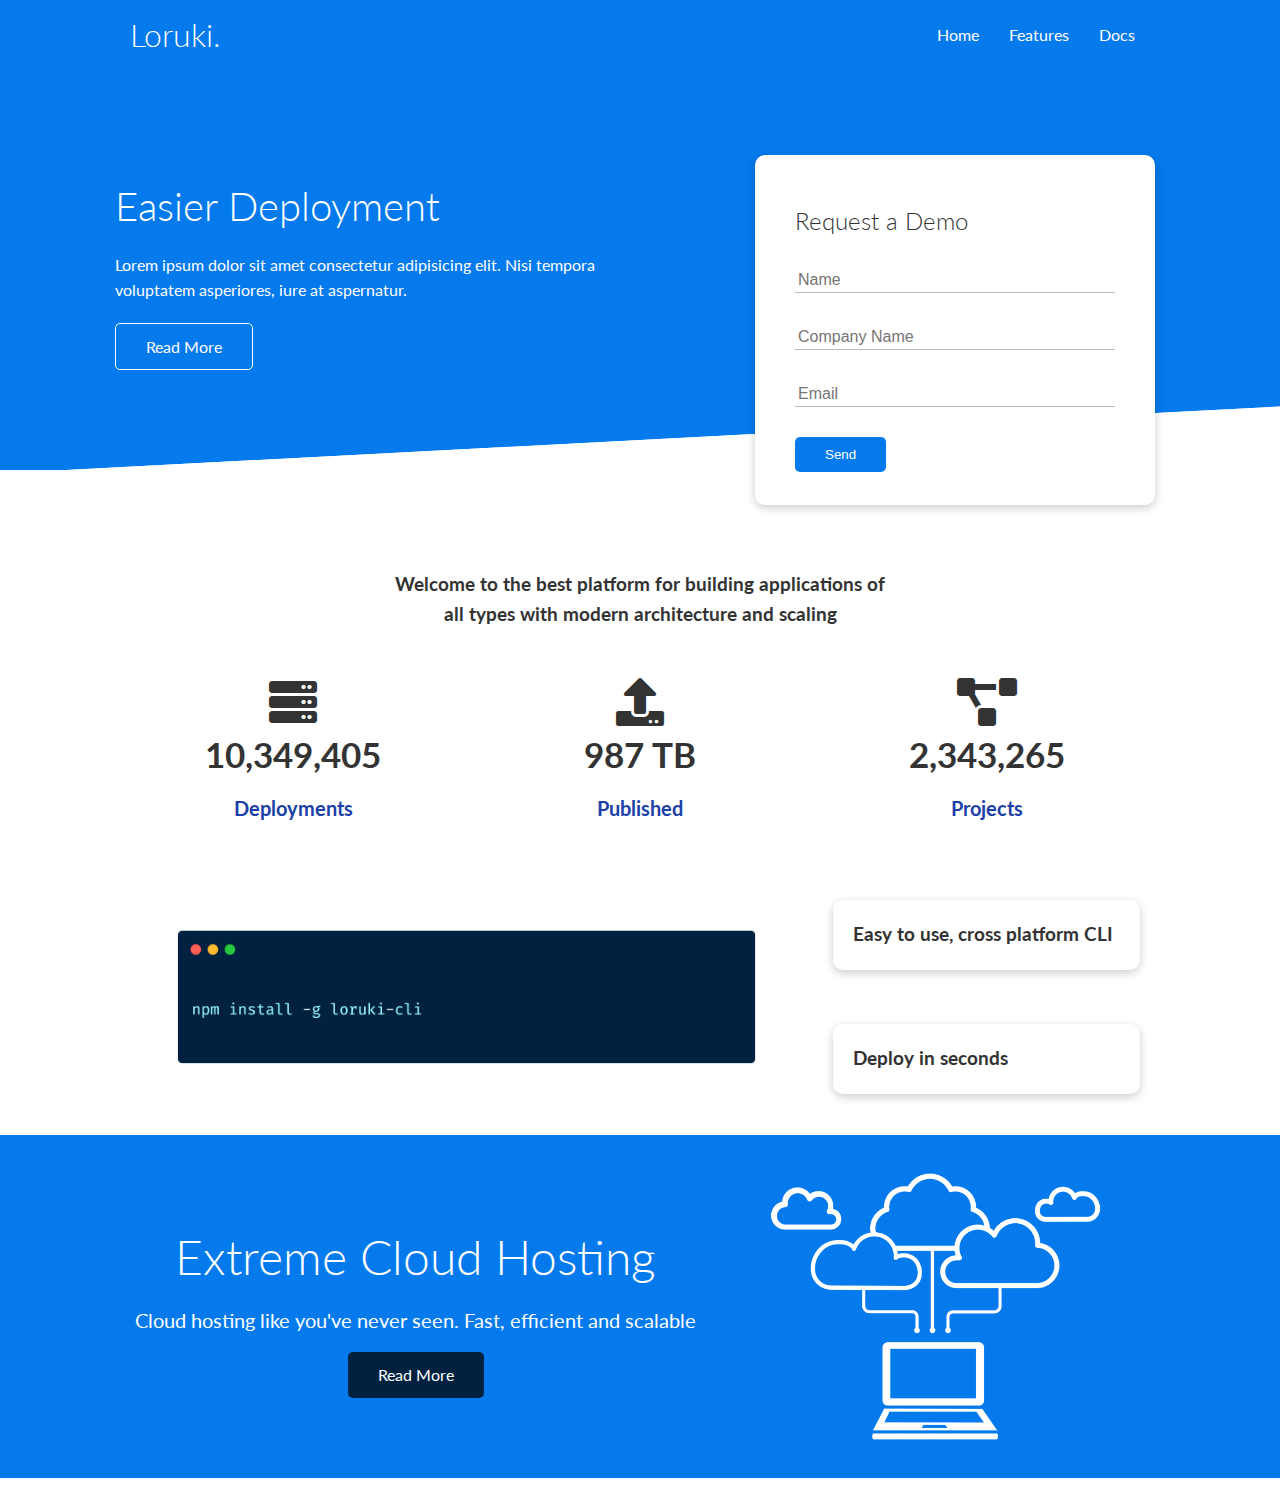
<file: index.html>
<!DOCTYPE html>
<html lang="en">
  <head>
    <meta charset="UTF-8" />
    <meta http-equiv="X-UA-Compatible" content="IE=edge" />
    <meta name="viewport" content="width=device-width, initial-scale=1.0" />
    <link
      rel="stylesheet"
      href="https://cdnjs.cloudflare.com/ajax/libs/font-awesome/5.15.4/css/all.min.css"
      integrity="sha512-1ycn6IcaQQ40/MKBW2W4Rhis/DbILU74C1vSrLJxCq57o941Ym01SwNsOMqvEBFlcgUa6xLiPY/NS5R+E6ztJQ=="
      crossorigin="anonymous"
      referrerpolicy="no-referrer"
    />
    <link rel="stylesheet" href="css/utilities.css" />
    <link rel="stylesheet" href="css/style.css" />
    <title>Loruki</title>
  </head>
  <body>
    <!-- Navbar -->
    <div class="navbar">
      <div class="container flex">
        <h1 class="logo">Loruki.</h1>
        <nav>
          <ul>
            <li><a href="index.html">Home</a></li>
            <li><a href="features.html">Features</a></li>
            <li><a href="docs.html">Docs</a></li>
          </ul>
        </nav>
      </div>
    </div>
    <!-- Showcase -->
    <section class="showcase">
      <div class="container grid">
        <div class="showcase-text">
          <h1>Easier Deployment</h1>
          <p>
            Lorem ipsum dolor sit amet consectetur adipisicing elit. Nisi
            tempora voluptatem asperiores, iure at aspernatur.
          </p>
          <a href="features.html" class="btn btn-outline"> Read More </a>
        </div>

        <div class="showcase-form card">
          <h2>Request a Demo</h2>
          <form>
            <div class="form-control">
              <input type="text" name="name" placeholder="Name" required />
            </div>
            <div class="form-control">
              <input
                type="text"
                name="company"
                placeholder="Company Name"
                required
              />
            </div>
            <div class="form-control">
              <input type="email" name="email" placeholder="Email" required />
            </div>
            <input type="submit" value="Send" class="btn btn-primary" />
          </form>
        </div>
      </div>
    </section>
    <!-- stats -->
    <section class="stats">
      <div class="container">
        <h3 class="stats-heading text-center margin-y-1">
          Welcome to the best platform for building applications of all types
          with modern architecture and scaling
        </h3>

        <div class="grid grid-3 text-center margin-y-4">
          <div>
            <i class="fas fa-server fa-3x"></i>
            <h3>10,349,405</h3>
            <p class="text-secondary">Deployments</p>
          </div>
          <div>
            <i class="fas fa-upload fa-3x"></i>
            <h3>987 TB</h3>
            <p class="text-secondary">Published</p>
          </div>
          <div>
            <i class="fas fa-project-diagram fa-3x"></i>
            <h3>2,343,265</h3>
            <p class="text-secondary">Projects</p>
          </div>
        </div>
      </div>
    </section>

    <!-- Cli -->
    <section class="cli">
      <div class="container grid">
        <img src="images/cli.png" alt="Cli section image" />
        <div class="card">
          <h3>Easy to use, cross platform CLI</h3>
        </div>
        <div class="card">
          <h3>Deploy in seconds</h3>
        </div>
      </div>
    </section>

    <!-- Clound -->
    <section class="cloud bg-primary margin-y-2 padding-y-2">
      <div class="container grid">
        <div class="text-center">
          <h2 class="lg">Extreme Cloud Hosting</h2>
          <p class="lead margin-y-1">
            Cloud hosting like you've never seen. Fast, efficient and scalable
          </p>
          <a href="featres.html" class="btn btn-dark">Read More</a>
        </div>
        <img src="images/cloud.png" alt="Cloud Image Section" />
      </div>
    </section>
  </body>
</html>
</file>
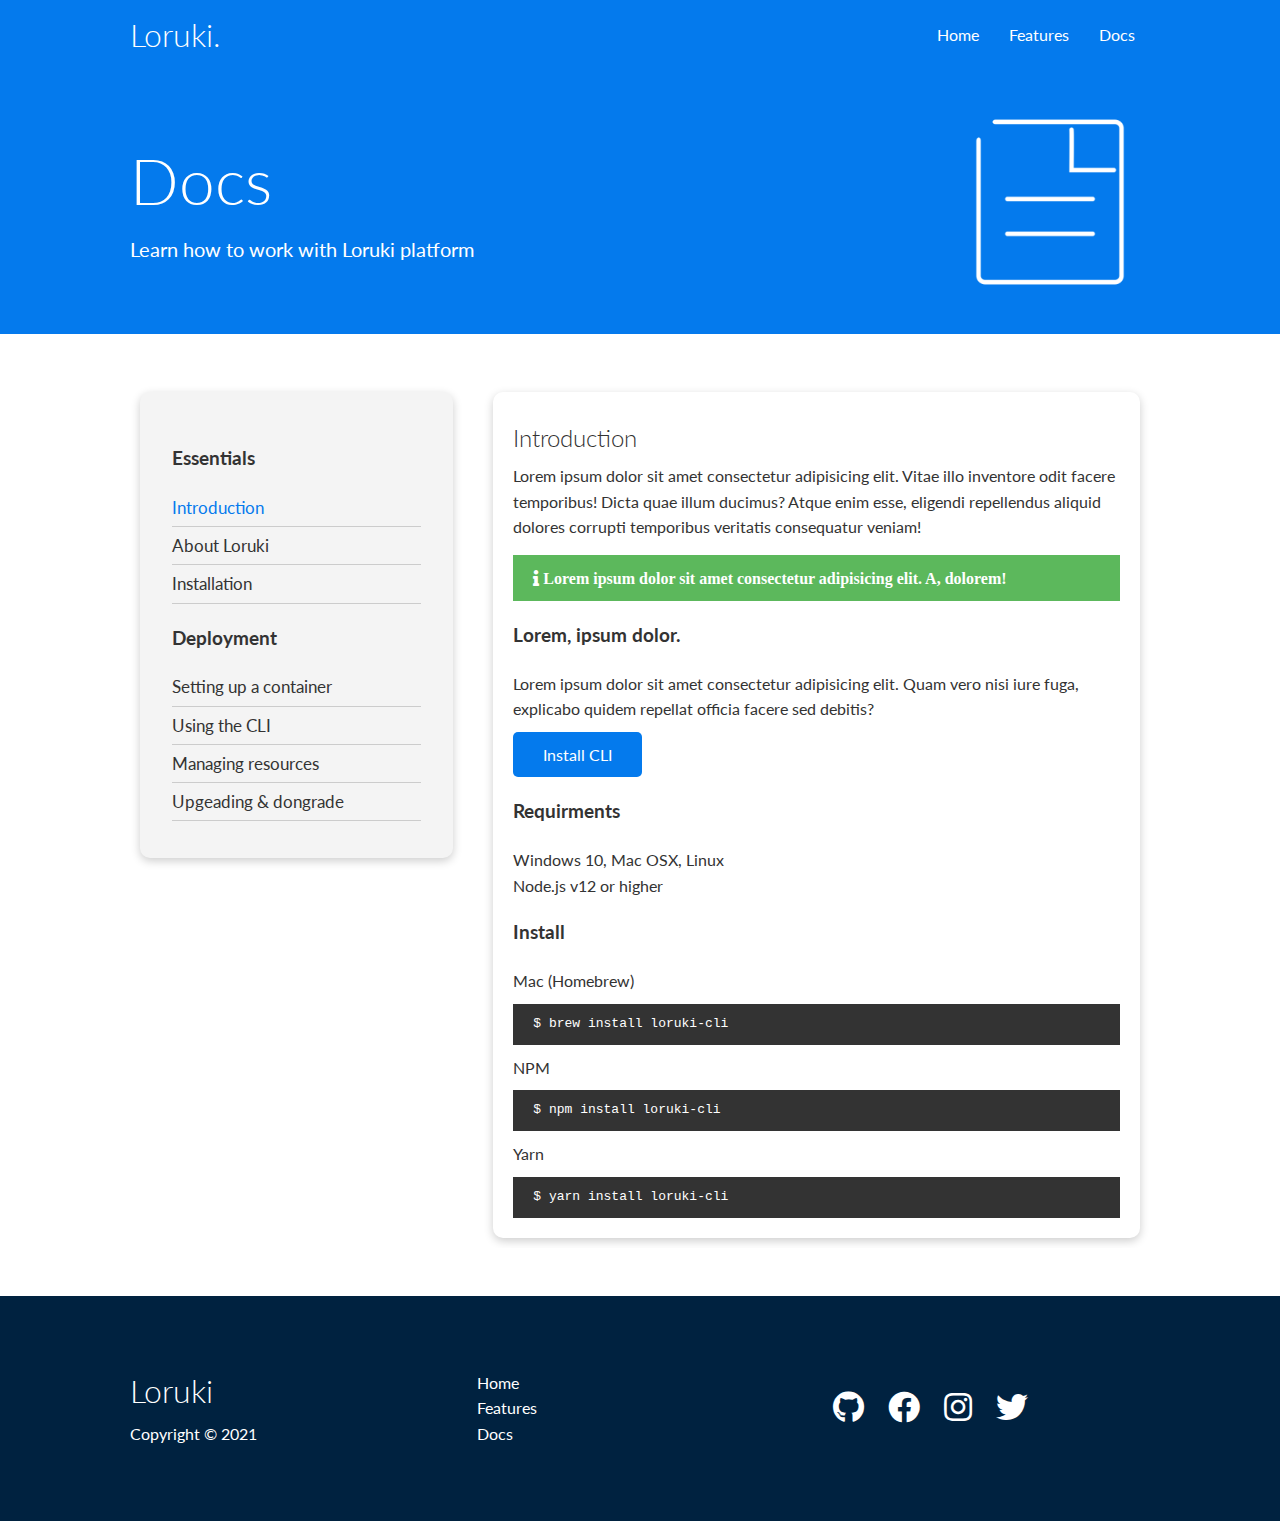
<file: docs.html>
<!DOCTYPE html>
<html lang="en">
  <head>
    <meta charset="UTF-8" />
    <meta http-equiv="X-UA-Compatible" content="IE=edge" />
    <meta name="viewport" content="width=device-width, initial-scale=1.0" />
    <link
      rel="stylesheet"
      href="https://cdnjs.cloudflare.com/ajax/libs/font-awesome/5.15.4/css/all.min.css"
      integrity="sha512-1ycn6IcaQQ40/MKBW2W4Rhis/DbILU74C1vSrLJxCq57o941Ym01SwNsOMqvEBFlcgUa6xLiPY/NS5R+E6ztJQ=="
      crossorigin="anonymous"
      referrerpolicy="no-referrer"
    />
    <link rel="stylesheet" href="css/utilities.css" />
    <link rel="stylesheet" href="css/style.css" />
    <title>Loruki</title>
  </head>
  <body>
    <!-- Navbar -->
    <div class="navbar">
      <div class="container flex">
        <h1 class="logo">Loruki.</h1>
        <nav>
          <ul>
            <li><a href="index.html">Home</a></li>
            <li><a href="features.html">Features</a></li>
            <li><a href="docs.html">Docs</a></li>
          </ul>
        </nav>
      </div>
    </div>

    <!-- Head -->
    <section class="docs-head bg-primary padding-y-3">
      <div class="container grid">
        <div>
          <h1 class="xl">Docs</h1>
          <p class="lead">Learn how to work with Loruki platform</p>
        </div>
        <img src="images/docs.png" alt="Server Seciton Image" />
      </div>
    </section>

    <!-- Docs Main -->
    <section class="docs-main margin-y-4">
      <div class="container grid">
        <div class="card bg-light padding-3">
          <h3 class="margin-y-2">Essentials</h3>
          <nav>
            <ul>
              <li><a href="#" class="text-primary">Introduction</a></li>
              <li><a href="#">About Loruki</a></li>
              <li><a href="#">Installation</a></li>
            </ul>
          </nav>

          <h3 class="margin-y-2">Deployment</h3>
          <nav>
            <ul>
              <li><a href="#">Setting up a container</a></li>
              <li><a href="#">Using the CLI</a></li>
              <li><a href="#">Managing resources</a></li>
              <li><a href="#">Upgeading & dongrade</a></li>
            </ul>
          </nav>
        </div>
        <div class="card">
          <h2>Introduction</h2>
          <p>
            Lorem ipsum dolor sit amet consectetur adipisicing elit. Vitae illo
            inventore odit facere temporibus! Dicta quae illum ducimus? Atque
            enim esse, eligendi repellendus aliquid dolores corrupti temporibus
            veritatis consequatur veniam!
          </p>
          <div class="alert alert-success">
            <i class="fas fa-info">
              Lorem ipsum dolor sit amet consectetur adipisicing elit. A,
              dolorem!
            </i>
          </div>
          <h3>Lorem, ipsum dolor.</h3>
          <p>
            Lorem ipsum dolor sit amet consectetur adipisicing elit. Quam vero
            nisi iure fuga, explicabo quidem repellat officia facere sed
            debitis?
          </p>
          <a href="#" class="btn btn primary">Install CLI</a>

          <h3>Requirments</h3>
          <ul>
            <li>Windows 10, Mac OSX, Linux</li>
            <li>Node.js v12 or higher</li>
          </ul>

          <h3>Install</h3>
          <p>Mac (Homebrew)</p>
          <pre><code>$ brew install loruki-cli</code></pre>

          <p>NPM</p>
          <pre><code>$ npm install loruki-cli</code></pre>

          <p>Yarn</p>
          <pre><code>$ yarn install loruki-cli</code></pre>
        </div>
      </div>
    </section>

    <!-- Footer -->
    <footer class="footer bg-dark padding-y-5">
      <div class="container grid grid-3">
        <div>
          <h1>Loruki</h1>
          <p>Copyright &copy; 2021</p>
        </div>

        <nav>
          <ul>
            <li><a href="index.html">Home</a></li>
            <li><a href="features.html">Features</a></li>
            <li><a href="docs.html">Docs</a></li>
          </ul>
        </nav>

        <div class="social">
          <a href="#"><i class="fab fa-github fa-2x"></i></a>
          <a href="#"><i class="fab fa-facebook fa-2x"></i></a>
          <a href="#"><i class="fab fa-instagram fa-2x"></i></a>
          <a href="#"><i class="fab fa-twitter fa-2x"></i></a>
        </div>
      </div>
    </footer>
  </body>
</html>
</file>
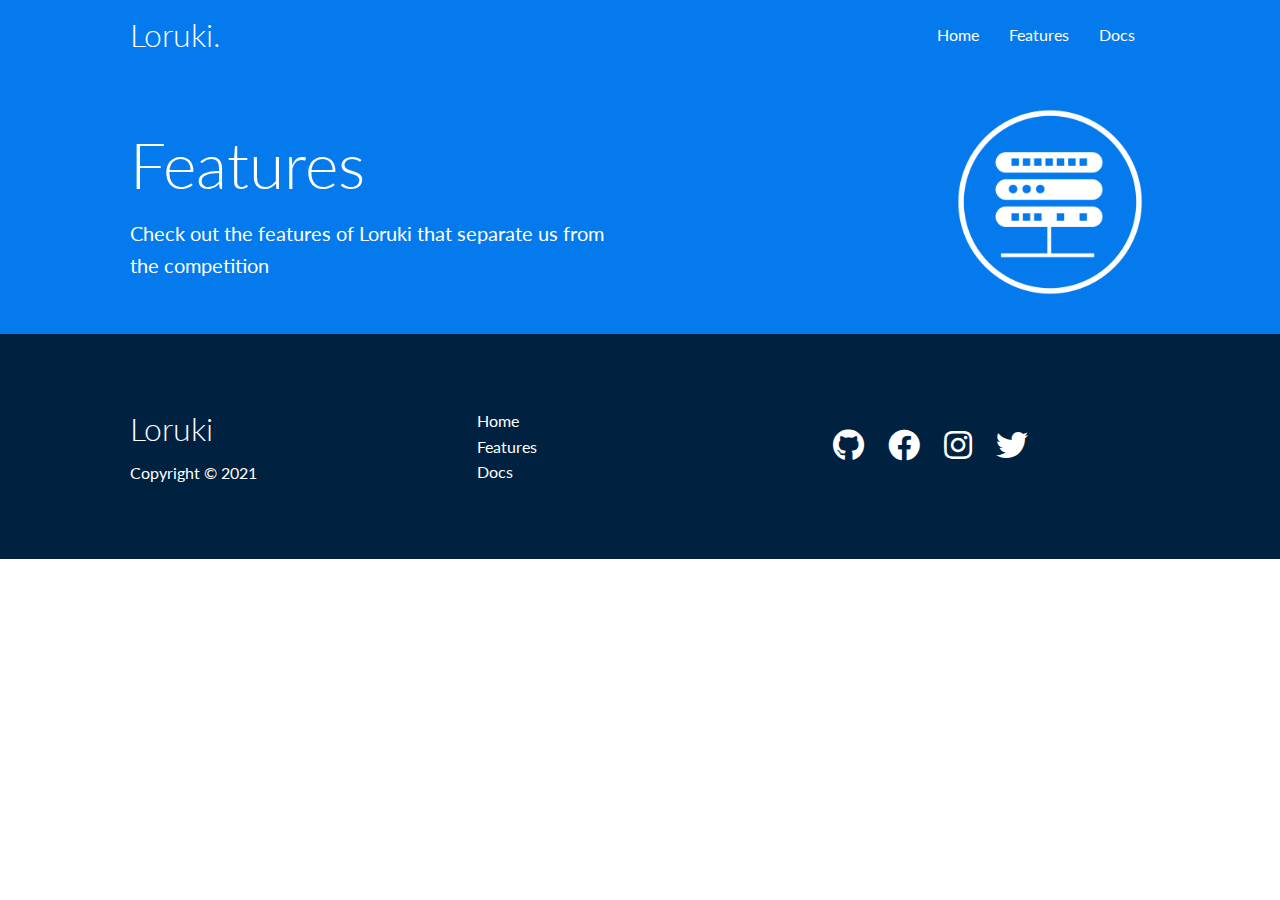
<file: features.html>
<!DOCTYPE html>
<html lang="en">
  <head>
    <meta charset="UTF-8" />
    <meta http-equiv="X-UA-Compatible" content="IE=edge" />
    <meta name="viewport" content="width=device-width, initial-scale=1.0" />
    <link
      rel="stylesheet"
      href="https://cdnjs.cloudflare.com/ajax/libs/font-awesome/5.15.4/css/all.min.css"
      integrity="sha512-1ycn6IcaQQ40/MKBW2W4Rhis/DbILU74C1vSrLJxCq57o941Ym01SwNsOMqvEBFlcgUa6xLiPY/NS5R+E6ztJQ=="
      crossorigin="anonymous"
      referrerpolicy="no-referrer"
    />
    <link rel="stylesheet" href="css/utilities.css" />
    <link rel="stylesheet" href="css/style.css" />
    <title>Loruki</title>
  </head>
  <body>
    <!-- Navbar -->
    <div class="navbar">
      <div class="container flex">
        <h1 class="logo">Loruki.</h1>
        <nav>
          <ul>
            <li><a href="index.html">Home</a></li>
            <li><a href="features.html">Features</a></li>
            <li><a href="docs.html">Docs</a></li>
          </ul>
        </nav>
      </div>
    </div>

    <!-- Head -->
    <section class="features-head bg-primary padding-y-3">
      <div class="container grid">
        <div>
          <h1 class="xl">Features</h1>
          <p class="lead">
            Check out the features of Loruki that separate us from the
            competition
          </p>
        </div>
        <img src="images/server.png" alt="Server Seciton Image" />
      </div>
    </section>

    <!-- Footer -->
    <footer class="footer bg-dark padding-y-5">
      <div class="container grid grid-3">
        <div>
          <h1>Loruki</h1>
          <p>Copyright &copy; 2021</p>
        </div>

        <nav>
          <ul>
            <li><a href="index.html">Home</a></li>
            <li><a href="features.html">Features</a></li>
            <li><a href="docs.html">Docs</a></li>
          </ul>
        </nav>

        <div class="social">
          <a href="#"><i class="fab fa-github fa-2x"></i></a>
          <a href="#"><i class="fab fa-facebook fa-2x"></i></a>
          <a href="#"><i class="fab fa-instagram fa-2x"></i></a>
          <a href="#"><i class="fab fa-twitter fa-2x"></i></a>
        </div>
      </div>
    </footer>
  </body>
</html>
</file>
<file: css/utilities.css>
.container {
  max-width: 1100px;
  margin: 0 auto;
  /*Use overflow auto to get rid off the top margin of h1 we was set in the initial styles */
  overflow: auto;
  padding: 0 40px;
}

.card {
  background-color: #fff;
  color: #333;
  border-radius: 10px;
  -webkit-border-radius: 10px;
  -moz-border-radius: 10px;
  -ms-border-radius: 10px;
  -o-border-radius: 10px;
  box-shadow: 0 3px 10px rgba(0, 0, 0, 0.2);
  padding: 20px;
  margin: 10px;
}

.btn {
  display: inline-block;
  padding: 10px 30px;
  cursor: pointer;
  background-color: var(--primary-color);
  color: #fff;
  border: none;
  border-radius: 5px;
  -webkit-border-radius: 5px;
  -moz-border-radius: 5px;
  -ms-border-radius: 5px;
  -o-border-radius: 5px;
}

.btn-outline {
  background-color: transparent;
  border: 1px #fff solid;
}

.btn:hover {
  transform: scale(0.98);
  -webkit-transform: scale(0.98);
  -moz-transform: scale(0.98);
  -ms-transform: scale(0.98);
  -o-transform: scale(0.98);
}

/* Backgrounds and colored buttons */
.bg-primary,
.btn-primary {
  background-color: var(--primary-color);
  color: #fff;
}

.bg-secondary,
.btn-secondary {
  background-color: var(--secondary-color);
  color: #fff;
}

.bg-dark,
.btn-dark {
  background-color: var(--dark-color);
  color: #fff;
}

.bg-light,
.btn-light {
  background-color: var(--light-color);
  color: #333;
}

.bg-primary a,
.btn-primary a,
.bg-secondary a,
.btn-secondary a,
.bg-dark a,
.btn-dark a {
  color: #fff;
}

/* Text Colors */
.text-primary {
  color: var(--primary-color);
}

.text-secondary {
  color: var(--secondary-color);
}

.text-dark {
  color: var(--dark-color);
}

.text-light {
  color: var(--light-color);
}

/* Text sizes */
.lead {
  font-size: 20px;
}

.sm {
  font-size: 1rem;
}

.md {
  font-size: 2rem;
}

.lg {
  font-size: 3rem;
}

.xl {
  font-size: 4rem;
}

.text-center {
  text-align: center;
}

/* Alert */
.alert {
  background-color: var(--light-color);
  padding: 10px 20px;
  font-weight: bold;
  margin: 15px 0;
}

.alert i {
  margin-right: 10px;
}

.alert-success {
  background-color: var(--success-color);
  color: #fff;
}

.alert-error {
  background-color: var(--error-color);
  color: #fff;
}

.flex {
  display: flex;
  justify-content: center;
  align-items: center;
  height: 100%;
}

.grid {
  display: grid;
  grid-template-columns: repeat(2, 1fr);
  gap: 20px;
  justify-content: center;
  align-items: center;
  height: 100%;
}

.grid-3 {
  grid-template-columns: repeat(3, 1fr);
}

/* Margins */
.margin-y-1 {
  margin: 1rem 0;
}
.margin-y-2 {
  margin: 1.5rem 0;
}
.margin-y-3 {
  margin: 2rem 0;
}
.margin-y-4 {
  margin: 3rem 0;
}
.margin-y-5 {
  margin: 4rem 0;
}

.margin-1 {
  margin: 1rem;
}
.margin-2 {
  margin: 1.5rem;
}
.margin-3 {
  margin: 2rem;
}
.margin-4 {
  margin: 3rem;
}
.margin-5 {
  margin: 4rem;
}

/* Padding */
.padding-y-1 {
  padding: 1rem 0;
}
.padding-y-2 {
  padding: 1.5rem 0;
}
.padding-y-3 {
  padding: 2rem 0;
}
.padding-y-4 {
  padding: 3rem 0;
}
.padding-y-5 {
  padding: 4rem 0;
}

.padding-1 {
  padding: 1rem;
}
.padding-2 {
  padding: 1.5rem;
}
.padding-3 {
  padding: 2rem;
}
.padding-4 {
  padding: 3rem;
}
.padding-5 {
  padding: 4rem;
}
</file>
<file: css/style.css>
@import url('https://fonts.googleapis.com/css2?family=Lato:wght@300&display=swap');

:root {
  --primary-color: #047aed;
  --secondary-color: #1c3fa8;
  --dark-color: #002240;
  --light-color: #f4f4f4;
  --success-color: #5cb85c;
  --error-color: #d9534f;
}

* {
  box-sizing: border-box;
  padding: 0;
  margin: 0;
}

body {
  font-family: 'Lato', sans-serif;
  color: #333;
  line-height: 1.6;
}

ul {
  list-style-type: none;
}

a {
  text-decoration: none;
  color: #333;
}

h1,
h2 {
  font-weight: 300;
  line-height: 1.3;
  margin: 10px 0;
}

p {
  margin: 10px 0;
}

img {
  /* which will keep the images within thier container  even 
  it's a large image it's not going to bust out its container
  its going to take hundred percent of that container*/
  width: 100%;
}

code,
pre {
  background-color: #333;
  color: #fff;
  padding: 10px;
}
/* Navbar */
.navbar {
  background-color: var(--primary-color);
  color: #fff;
  height: 70px;
}

.navbar ul {
  display: flex;
}

.navbar a {
  padding: 10px;
  margin: 0 5px;
  color: #fff;
}

.navbar a:hover {
  border-bottom: 2px #fff solid;
}
/* If flex in the navbar we will have justify-content: space-between; */
.navbar .flex {
  justify-content: space-between;
}

/* Showcase */
.showcase {
  height: 400px;
  background-color: var(--primary-color);
  color: white;
  position: relative;
}

.showcase h1 {
  font-size: 40px;
}

.showcase p {
  margin: 20px 0;
}

.showcase .grid {
  grid-template-columns: 55% 45%;
  gap: 30px;
  overflow: visible;
}

.showcase-form {
  position: relative;
  top: 60px;
  height: 350px;
  width: 400px;
  padding: 40px;
  z-index: 100;
  justify-self: flex-end;
}
.showcase-form .form-control {
  margin: 30px 0;
}
.showcase-form input[type='text'],
.showcase-form input[type='email'] {
  border: 0;
  border-bottom: 1px solid #b4becb;
  width: 100%;
  padding: 3px;
  font-size: 16px;
}

.showcase-form input:focus {
  outline: none;
}

.showcase::before,
.showcase::after {
  content: '';
  position: absolute;
  height: 100px;
  bottom: -70px;
  right: 0;
  left: 0;
  background: #fff;
  transform: skewY(-3deg);
  -webkit-transform: skewY(-3deg);
  -moz-transform: skewY(-3deg);
  -ms-transform: skewY(-3deg);
  -o-transform: skewY(-3deg);
}

/* Stats */
.stats {
  padding-top: 100px;
}

.stats-heading {
  max-width: 500px;
  margin: auto;
}

.stats .grid h3 {
  font-size: 35px;
}

.stats .grid p {
  font-size: 20px;
  font-weight: bold;
}

/* Cli */
.cli .grid {
  grid-template-columns: repeat(3, 1fr);
  grid-template-rows: repeat(2, 1fr);
}

/* Select what ever the first element is first child in .cli .grid */
.cli .grid > *:first-child {
  grid-column: 1 / span 2;
  grid-row: 1 / span 2;
}

/* Cloud */
.cloud .grid {
  grid-template-columns: 4fr 3fr;
}

/* Languages */

.languages .flex {
  flex-wrap: wrap;
}
.languages .card {
  text-align: center;
  margin: 18px 10px 40px;
  transition: transform 0.2s ease-in;
  -webkit-transition: transform 0.2s ease-in;
  -moz-transition: transform 0.2s ease-in;
  -ms-transition: transform 0.2s ease-in;
  -o-transition: transform 0.2s ease-in;
}

.languages .card h4 {
  font-size: 20px;
  margin-bottom: 10px;
}

.languages .card:hover {
  transform: translateY(-15px);
  -webkit-transform: translateY(-15px);
  -moz-transform: translateY(-15px);
  -ms-transform: translateY(-15px);
  -o-transform: translateY(-15px);
}

/* Features */
.features-head img,
.docs-head img {
  width: 200px;
  justify-self: flex-end;
}

.features-sub-head img {
  width: 300px;
  justify-self: flex-end;
}

/* Features Main  */
.feaures-main .card > i {
  margin-right: 20px;
}

.features-main .grid {
  padding: 30px;
}
.features-main .grid > *:first-child {
  grid-column: 1 / span 3;
}

.features-main .grid > *:nth-child(2) {
  grid-column: 1 / span 2;
}

/* Docs */
.docs-main h3 {
  margin: 20px 0;
}
.docs-main .grid {
  grid-template-columns: 1fr 2fr;
  align-items: flex-start;
}

.docs-main nav li {
  font-size: 17px;
  padding-bottom: 5px;
  margin-bottom: 5px;
  border-bottom: 1px #ccc solid;
}
/* Footer */
.footer .social a {
  margin: 0 10px;
}

/* Tablets And Under */
@media (max-width: 768px) {
  .grid,
  .showcase .grid,
  .stats .grid,
  .cli .grid,
  .cloud .grid,
  .features-main .grid,
  .docs-main .grid {
    grid-template-columns: 1fr;
    grid-template-rows: 1fr;
  }

  .showcase {
    height: auto;
  }

  .showcase-text {
    text-align: center;
    margin-top: 40px;
  }

  .showcase-form {
    justify-self: center;
    margin: auto;
  }

  .cli .grid > *:first-child {
    /* Take one column and one row */
    grid-column: 1;
    grid-row: 1;
  }

  .features-head,
  .features-sub-head,
  .docs-head {
    text-align: center;
  }

  .features-head img,
  .features-sub-head img,
  .docs-head img {
    justify-self: center;
  }

  .features-main .grid > *:first-child,
  .features-main .grid > *:nth-child(2) {
    grid-column: 1;
  }
}
/* Mobile */
@media (max-width: 500px) {
  .navbar {
    height: 110px;
  }

  .navbar .flex {
    flex-direction: column;
  }

  .navbar ul {
    padding: 10px;
    background-color: rgba(0, 0, 0, 0.1);
  }
}
</file>
